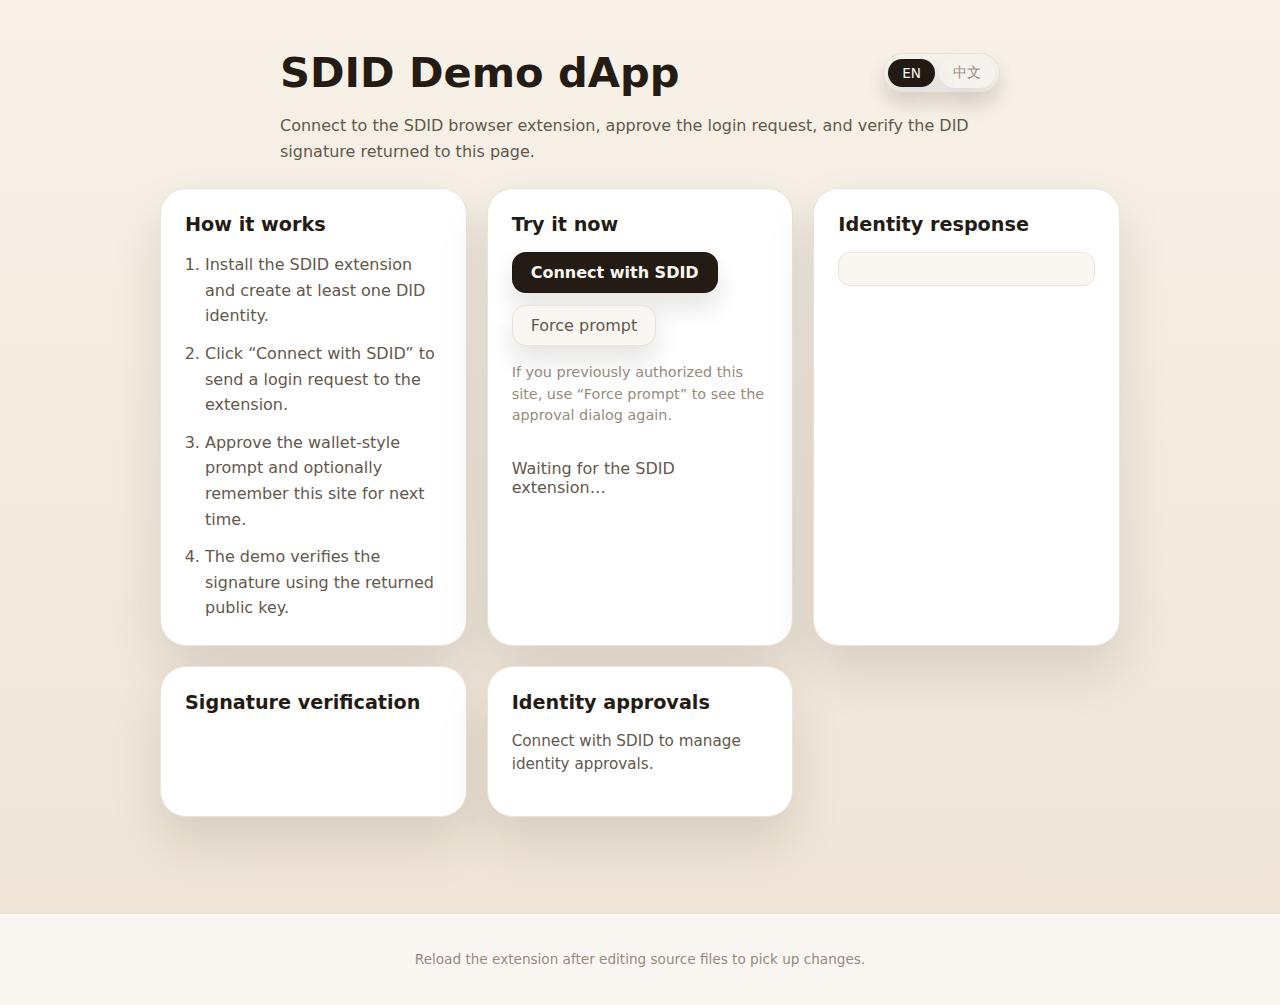
<file: demo/index.html>
<!DOCTYPE html>
<html lang="en">
  <head>
    <meta charset="UTF-8" />
    <meta name="viewport" content="width=device-width, initial-scale=1.0" />
    <title>SDID Demo dApp</title>
    <link rel="stylesheet" href="styles.css" />
  </head>
  <body>
    <header class="hero">
      <div class="hero-header">
        <h1 data-i18n="hero.title"></h1>
        <div
          class="language-switch"
          id="language-toggle"
          role="group"
          data-i18n="language.label"
          data-i18n-target="aria-label"
        >
          <button type="button" data-language="en" aria-pressed="false">EN</button>
          <button type="button" data-language="zh" aria-pressed="false">中文</button>
        </div>
      </div>
      <p data-i18n="hero.subtitle"></p>
    </header>

    <main class="layout">
      <section class="card">
        <h2 data-i18n="steps.title"></h2>
        <ol class="steps">
          <li data-i18n="steps.step1"></li>
          <li data-i18n="steps.step2"></li>
          <li data-i18n="steps.step3"></li>
          <li data-i18n="steps.step4"></li>
        </ol>
      </section>

      <section class="card">
        <h2 data-i18n="actions.title"></h2>
        <div class="actions">
          <button
            id="connect"
            class="primary"
            data-i18n="actions.connect"
            data-i18n-target="text,aria-label"
          ></button>
          <button
            id="force"
            class="secondary"
            data-i18n="actions.force"
            data-i18n-target="text,aria-label"
          ></button>
        </div>
        <p class="hint" data-i18n="actions.hint"></p>
        <p id="status" class="status" role="status" aria-live="polite"></p>
      </section>

      <section class="card">
        <h2 data-i18n="sections.identity"></h2>
        <pre id="identity"></pre>
      </section>

      <section class="card">
        <h2 data-i18n="sections.verification"></h2>
        <div id="verification" class="verification"></div>
      </section>

      <section class="card" id="approvals-card">
        <h2 data-i18n="approvals.title"></h2>
        <p id="approval-status" class="approval-status"></p>
        <div class="approval-actions" id="approval-actions" hidden>
          <button
            id="submit-approval"
            class="primary"
            data-i18n="approvals.actions.submit"
            data-i18n-target="text,aria-label"
            type="button"
          ></button>
        </div>
        <div id="approval-list" class="approval-list"></div>
      </section>
    </main>

    <footer class="footer">
      <p data-i18n="footer.note"></p>
    </footer>

    <script src="app.js" type="module"></script>
  </body>
</html>
</file>
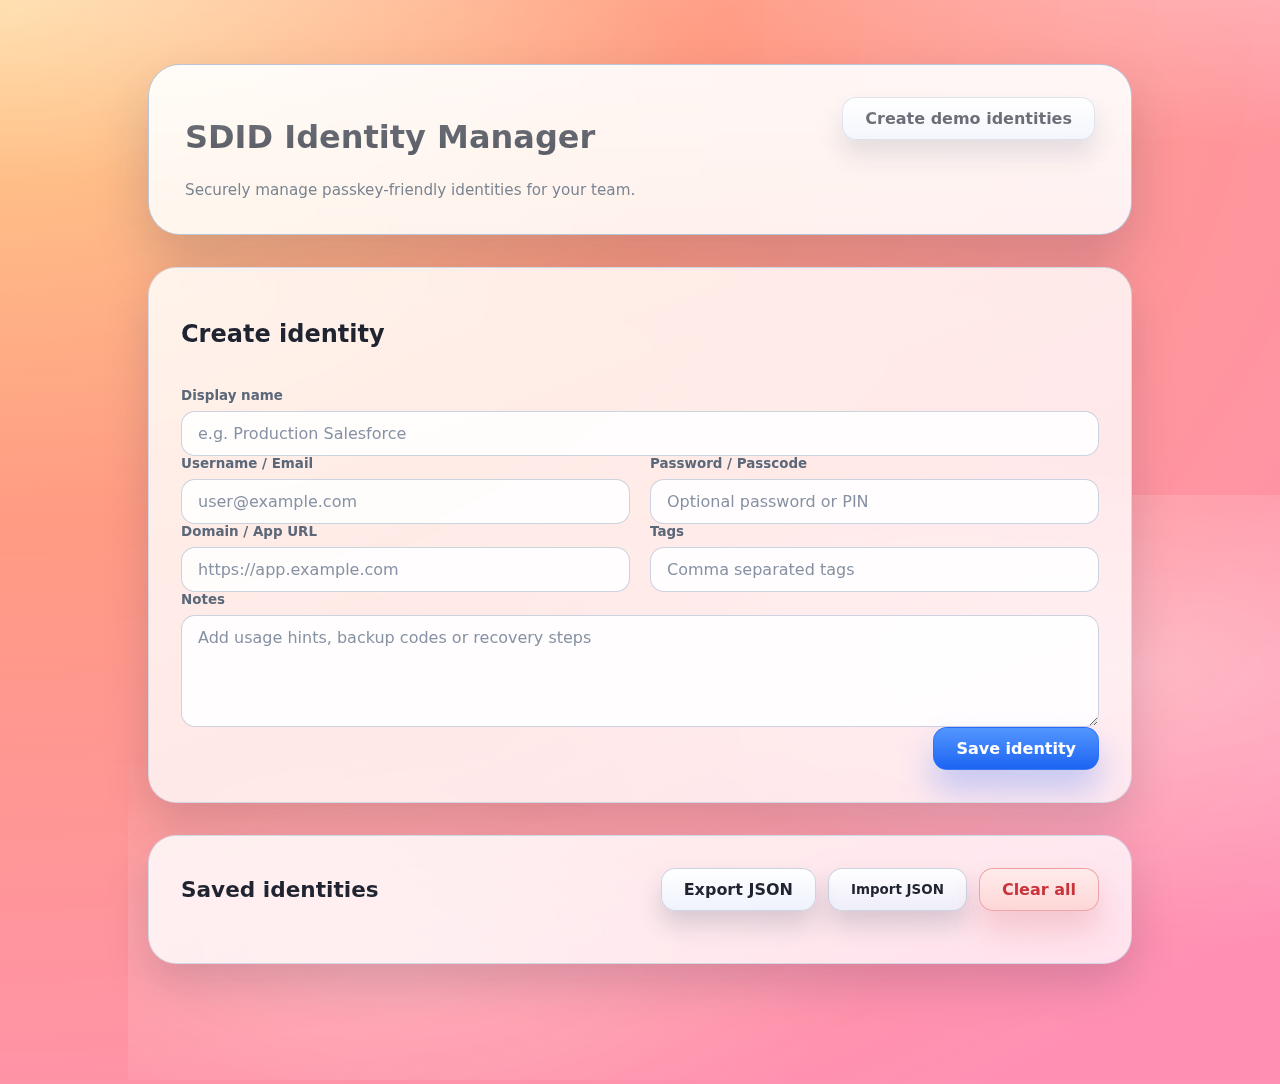
<file: extension/options/options.html>
<!DOCTYPE html>
<html lang="en">
  <head>
    <meta charset="UTF-8" />
    <meta name="viewport" content="width=device-width, initial-scale=1.0" />
    <title>SDID Identity Manager</title>
    <link rel="stylesheet" href="options.css" />
  </head>
  <body>
    <main class="container">
      <header class="page-header">
        <div>
          <h1>SDID Identity Manager</h1>
          <p class="subtitle">Securely manage passkey-friendly identities for your team.</p>
        </div>
        <button id="create-demo" type="button">Create demo identities</button>
      </header>

      <section class="panel">
        <h2 id="form-title">Create identity</h2>
        <form id="identity-form" autocomplete="off">
          <div class="field-group">
            <label for="label">Display name</label>
            <input id="label" name="label" required placeholder="e.g. Production Salesforce" />
          </div>

          <div class="field-grid">
            <div class="field-group">
              <label for="username">Username / Email</label>
              <input id="username" name="username" placeholder="user@example.com" />
            </div>
            <div class="field-group">
              <label for="password">Password / Passcode</label>
              <input id="password" name="password" placeholder="Optional password or PIN" />
            </div>
          </div>

          <div class="field-grid">
            <div class="field-group">
              <label for="domain">Domain / App URL</label>
              <input id="domain" name="domain" placeholder="https://app.example.com" />
            </div>
            <div class="field-group">
              <label for="tags">Tags</label>
              <input id="tags" name="tags" placeholder="Comma separated tags" />
            </div>
          </div>

          <div class="field-group">
            <label for="notes">Notes</label>
            <textarea id="notes" name="notes" rows="3" placeholder="Add usage hints, backup codes or recovery steps"></textarea>
          </div>

          <div class="form-actions">
            <button id="cancel-edit" type="button" hidden>Cancel</button>
            <button class="primary" type="submit">Save identity</button>
          </div>
        </form>
      </section>

      <section class="panel">
        <div class="panel-header">
          <h2>Saved identities</h2>
          <div class="toolbar">
            <button id="export" type="button">Export JSON</button>
            <label class="import-button">
              <input id="import-file" type="file" accept="application/json" hidden />
              <span>Import JSON</span>
            </label>
            <button id="clear-storage" type="button" class="danger">Clear all</button>
          </div>
        </div>
        <ul id="identity-collection" class="identity-collection" aria-live="polite"></ul>
      </section>
    </main>

    <dialog id="confirm-clear">
      <form method="dialog">
        <h3>Remove all identities?</h3>
        <p>This cannot be undone. Make sure you exported a backup first.</p>
        <div class="dialog-actions">
          <button value="cancel">Cancel</button>
          <button value="confirm" class="danger">Delete all</button>
        </div>
      </form>
    </dialog>

    <script src="options.js" type="module"></script>
  </body>
</html>
</file>
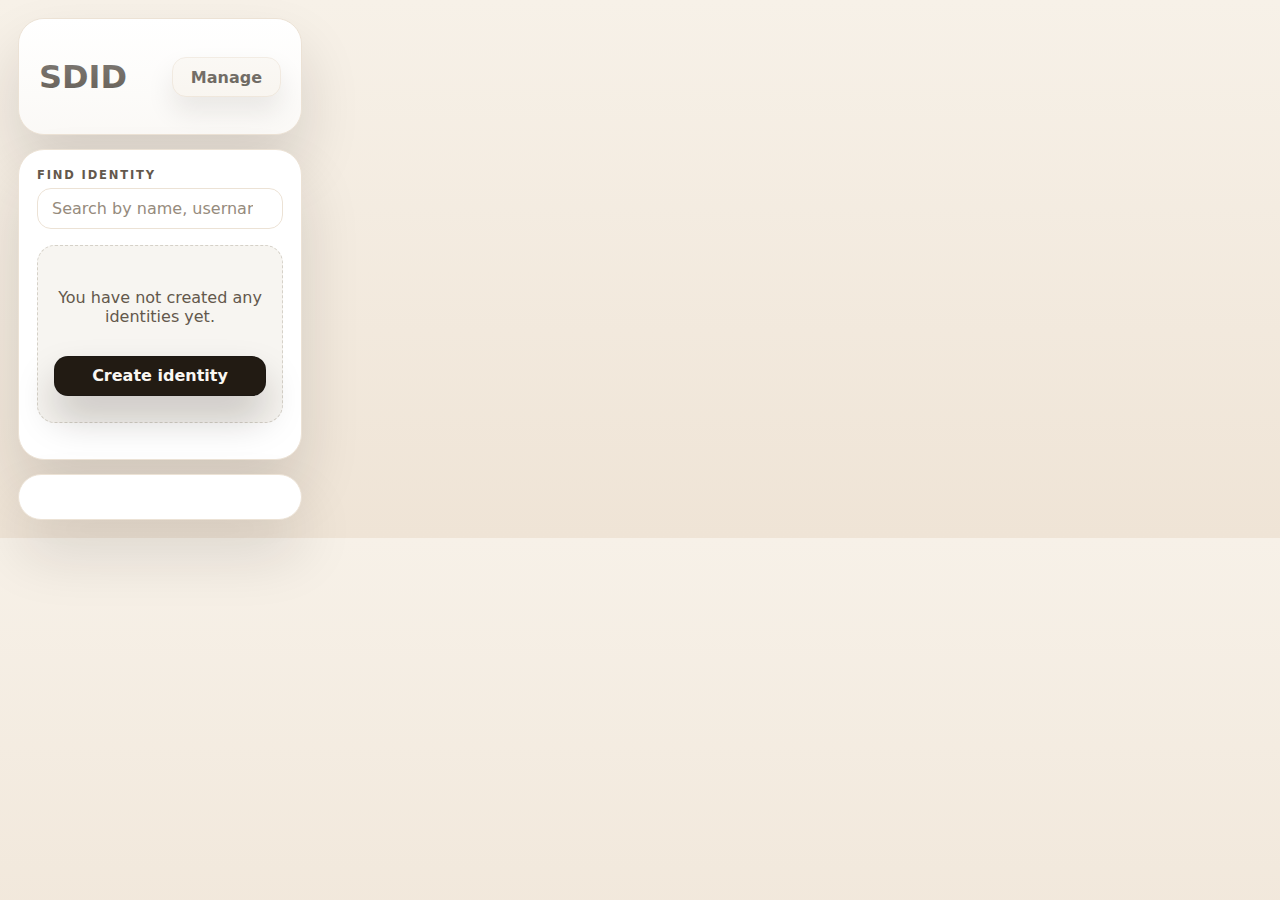
<file: extension/popup/popup.html>
<!DOCTYPE html>
<html lang="en">
  <head>
    <meta charset="UTF-8" />
    <meta name="viewport" content="width=device-width, initial-scale=1.0" />
    <title>SDID Identity Manager</title>
    <link rel="stylesheet" href="popup.css" />
  </head>
  <body>
    <header class="app-header">
      <h1>SDID</h1>
      <button id="open-options" title="Manage identities" aria-label="Manage identities">
        Manage
      </button>
    </header>

    <main>
      <label class="search">
        <span class="search-label">Find identity</span>
        <input id="search" type="search" placeholder="Search by name, username or domain" />
      </label>

      <section id="empty-state" hidden>
        <p class="empty-message">
          You have not created any identities yet.
        </p>
        <button id="create-first" class="primary">Create identity</button>
      </section>

      <ul id="identity-list" class="identity-list"></ul>
    </main>

    <footer class="app-footer">
      <span id="status-message" role="status" aria-live="polite"></span>
    </footer>

    <script src="popup.js" type="module"></script>
  </body>
</html>
</file>
<file: demo/styles.css>
:root {
  font-family: 'Inter', 'SF Pro Text', 'Segoe UI', system-ui, -apple-system, sans-serif;
  color: #241c14;
  background-color: #f7f1e8;
  color-scheme: light;
}

body {
  margin: 0;
  min-height: 100vh;
  background: linear-gradient(180deg, #f7f1e8 0%, #efe4d6 100%);
  color: inherit;
  display: flex;
  flex-direction: column;
}

.hero {
  padding: 48px 24px 24px;
  max-width: 960px;
  margin: 0 auto;
  display: flex;
  flex-direction: column;
  gap: 16px;
}

.hero-header {
  display: flex;
  justify-content: space-between;
  align-items: center;
  gap: 16px;
  flex-wrap: wrap;
}

.hero h1 {
  margin: 0;
  font-size: clamp(1.8rem, 4vw, 2.6rem);
  font-weight: 600;
  color: #241c14;
}

.hero p {
  margin: 0;
  max-width: 720px;
  color: #63584c;
  line-height: 1.6;
}

.language-switch {
  display: inline-flex;
  align-items: center;
  gap: 4px;
  border: 1px solid #ece2d5;
  border-radius: 999px;
  padding: 4px;
  background: rgba(244, 242, 238, 0.95);
  box-shadow: 0 8px 18px rgba(28, 24, 19, 0.08);
}

.language-switch button {
  border: none;
  background: transparent;
  color: #968b7d;
  padding: 6px 14px;
  border-radius: 999px;
  font-size: 0.85rem;
  cursor: pointer;
  transition: background 0.2s ease, color 0.2s ease;
}

.language-switch button:hover,
.language-switch button:focus-visible {
  background: rgba(210, 204, 195, 0.5);
  outline: none;
}

.language-switch button.active {
  background: #221b13;
  color: #faf7f2;
}

.layout {
  flex: 1;
  width: 100%;
  max-width: 960px;
  margin: 0 auto 48px;
  padding: 0 24px 48px;
  display: grid;
  grid-template-columns: repeat(auto-fit, minmax(280px, 1fr));
  gap: 20px;
}

.card--wide {
  grid-column: 1 / -1;
}

.card {
  background: #ffffff;
  border: 1px solid #ece2d5;
  border-radius: 26px;
  padding: 24px;
  display: flex;
  flex-direction: column;
  gap: 16px;
  box-shadow: 0 26px 52px rgba(30, 24, 18, 0.12);
}

.card h2 {
  margin: 0;
  font-size: 1.2rem;
  color: #241c14;
}

.steps {
  margin: 0;
  padding-left: 20px;
  display: flex;
  flex-direction: column;
  gap: 12px;
  color: #63584c;
  line-height: 1.6;
}

.actions {
  display: flex;
  gap: 12px;
  flex-wrap: wrap;
}

button {
  font: inherit;
  border-radius: 14px;
  border: 1px solid #ece2d5;
  padding: 10px 18px;
  background: #faf7f2;
  color: #241c14;
  cursor: pointer;
  transition: transform 0.2s ease, box-shadow 0.2s ease, border-color 0.2s ease, color 0.2s ease, background 0.2s ease;
  box-shadow: 0 14px 26px rgba(30, 24, 18, 0.12);
  white-space: nowrap;
  overflow: hidden;
  text-overflow: ellipsis;
}

button:hover {
  transform: translateY(-1px);
  background: #f2ece4;
  border-color: #e0d4c4;
  box-shadow: 0 20px 34px rgba(30, 24, 18, 0.16);
}

button:focus-visible {
  outline: none;
  box-shadow: 0 0 0 3px rgba(36, 28, 20, 0.16), 0 14px 26px rgba(30, 24, 18, 0.16);
}

button.primary {
  background: #241c14;
  border-color: rgba(28, 24, 19, 0.82);
  color: #faf7f2;
  font-weight: 600;
}

button.primary:hover,
button.primary:focus-visible {
  background: #18120c;
  color: #faf7f2;
}

button.secondary {
  border-color: #ece2d5;
  color: #63584c;
}

button.secondary:hover,
button.secondary:focus-visible {
  border-color: #e0d4c4;
  color: #241c14;
}

button:disabled {
  opacity: 0.6;
  cursor: not-allowed;
  box-shadow: none;
}

.hint {
  margin: 0;
  color: #968b7d;
  font-size: 0.9rem;
  line-height: 1.5;
}

.status {
  min-height: 24px;
  font-weight: 500;
  color: #63584c;
  transition: color 0.2s ease;
}

.status[data-state='success'] {
  color: #2f6d46;
}

.status[data-state='error'] {
  color: #c4554a;
}

.status[data-state='warning'] {
  color: #c27d1a;
}

.status[data-state='info'] {
  color: #63584c;
}

pre {
  margin: 0;
  background: #faf7f2;
  border: 1px solid #ece2d5;
  border-radius: 12px;
  padding: 16px;
  font-size: 0.85rem;
  color: #241c14;
  white-space: pre-wrap;
  overflow-wrap: anywhere;
  word-break: break-word;
  overflow-x: auto;
  box-shadow: inset 0 1px 0 rgba(255, 255, 255, 0.6);
}

.verification {
  display: flex;
  flex-direction: column;
  gap: 8px;
  font-size: 0.95rem;
  color: #63584c;
}

.verification .success {
  color: #2f6d46;
}

.verification .info {
  color: #63584c;
}

.verification .error {
  color: #c4554a;
}

.verification .warning {
  color: #c27d1a;
}

.approval-status {
  margin: 0;
  color: #63584c;
  font-size: 0.95rem;
  line-height: 1.5;
}

.approval-actions {
  display: flex;
  gap: 12px;
  flex-wrap: wrap;
}

.approval-actions[hidden] {
  display: none;
}

.approval-list {
  display: flex;
  flex-direction: column;
  gap: 12px;
}

.approval-card {
  border: 1px solid #ece2d5;
  border-radius: 14px;
  padding: 16px;
  background: #faf7f2;
  box-shadow: inset 0 1px 0 rgba(255, 255, 255, 0.6);
  display: flex;
  flex-direction: column;
  gap: 6px;
  font-size: 0.9rem;
  color: #63584c;
  overflow-wrap: break-word;
}

.approval-card strong {
  color: #241c14;
}

.approval-card .identifier {
  display: block;
  color: #968b7d;
  font-size: 0.8rem;
  margin-top: 2px;
  white-space: nowrap;
  overflow: hidden;
  text-overflow: ellipsis;
}

.approval-card small {
  color: #968b7d;
}

.approval-table {
  width: 100%;
  border-collapse: collapse;
  font-size: 0.9rem;
  color: #63584c;
  table-layout: fixed;
}

.approval-table thead {
  background: rgba(244, 242, 238, 0.9);
}

.approval-table-wrapper {
  overflow-x: auto;
  margin: 0 -8px;
  padding: 0 8px;
}

.approval-table-wrapper .approval-table {
  min-width: 600px;
}

.approval-table th,
.approval-table td {
  padding: 10px 12px;
  text-align: left;
  border-bottom: 1px solid #ece2d5;
  vertical-align: top;
  overflow: hidden;
  text-overflow: ellipsis;
  white-space: nowrap;
}

.approval-table th {
  font-weight: 600;
  color: #241c14;
}

.approval-table td.actions {
  text-align: right;
  white-space: nowrap;
}

.approval-table td.status {
  white-space: normal;
}

.approval-table .identifier {
  display: block;
  color: #968b7d;
  font-size: 0.8rem;
  margin-top: 4px;
  white-space: nowrap;
  overflow: hidden;
  text-overflow: ellipsis;
}

.approval-table tr:last-child td {
  border-bottom: none;
}

.approval-table .muted {
  display: block;
  color: #968b7d;
  font-size: 0.8rem;
  margin-top: 4px;
}

.footer {
  margin-top: auto;
  padding: 24px;
  text-align: center;
  color: #968b7d;
  font-size: 0.85rem;
  border-top: 1px solid #ece2d5;
  background: #faf7f2;
}

@media (max-width: 720px) {
  .layout {
    grid-template-columns: 1fr;
    margin-bottom: 32px;
  }
}
</file>
<file: extension/options/options.css>
* {
  box-sizing: border-box;
}

:root {
  font-family: 'SF Pro Text', 'Inter', -apple-system, BlinkMacSystemFont, 'Segoe UI', system-ui, sans-serif;
  color-scheme: light;
  --color-text: #1f2430;
  --color-muted: #5b6879;
  --color-subtle: #8691a4;
  --color-border: rgba(206, 214, 228, 0.9);
  --color-border-strong: rgba(182, 194, 214, 0.95);
  --color-surface: rgba(255, 255, 255, 0.78);
  --color-surface-strong: rgba(255, 255, 255, 0.88);
  --color-accent: #1c64f2;
  --color-accent-soft: rgba(28, 100, 242, 0.12);
  --color-danger: #c9343a;
  --color-success: #1f8c4c;
  --shadow-panel: 0 28px 54px rgba(21, 33, 61, 0.18);
  --shadow-floating: 0 20px 45px rgba(21, 33, 61, 0.16);
  --transition-base: 180ms ease;
}

body {
  margin: 0;
  min-height: 100vh;
  background: radial-gradient(140% 120% at 0% 0%, #ffd08a 0%, rgba(255, 146, 120, 0.92) 40%, rgba(255, 129, 170, 0.88) 100%);
  color: var(--color-text);
  position: relative;
  overflow-x: hidden;
}

body::before,
body::after {
  content: '';
  position: fixed;
  inset: -20% -20% 55% -20%;
  background: radial-gradient(60% 60% at 15% 20%, rgba(255, 255, 255, 0.45), transparent 70%),
    radial-gradient(50% 50% at 85% 18%, rgba(255, 255, 255, 0.35), transparent 75%);
  pointer-events: none;
  mix-blend-mode: screen;
  z-index: 0;
}

body::after {
  inset: 55% -10% -20% 10%;
  background: radial-gradient(70% 60% at 78% 30%, rgba(255, 255, 255, 0.35), transparent 78%),
    radial-gradient(48% 48% at 20% 78%, rgba(255, 255, 255, 0.25), transparent 80%);
}

.container {
  max-width: 1040px;
  margin: 0 auto;
  padding: 64px 28px 120px;
  display: flex;
  flex-direction: column;
  gap: 32px;
  position: relative;
  z-index: 1;
}

.page-header {
  display: flex;
  justify-content: space-between;
  align-items: flex-start;
  gap: 24px;
  padding: 32px 36px;
  border-radius: 32px;
  background: var(--color-surface-strong);
  border: 1px solid var(--color-border-strong);
  backdrop-filter: saturate(160%) blur(32px);
  box-shadow: var(--shadow-panel);
  position: relative;
  overflow: hidden;
}

.page-header::after {
  content: '';
  position: absolute;
  inset: 0;
  background: linear-gradient(180deg, rgba(255, 255, 255, 0.7) 0%, rgba(255, 255, 255, 0.15) 100%);
  opacity: 0.65;
  pointer-events: none;
}

.page-title {
  display: flex;
  flex-direction: column;
  gap: 6px;
  position: relative;
  z-index: 1;
}

.page-title h1 {
  margin: 0;
  font-size: 2rem;
  font-weight: 650;
  letter-spacing: 0.04em;
  text-transform: uppercase;
}

.subtitle {
  margin: 0;
  max-width: 560px;
  color: var(--color-muted);
  line-height: 1.6;
  font-size: 0.95rem;
}

.header-actions {
  display: flex;
  align-items: center;
  gap: 20px;
  flex-wrap: wrap;
  position: relative;
  z-index: 1;
}

.language-switch {
  display: flex;
  align-items: center;
  gap: 12px;
}

.language-label {
  font-size: 0.75rem;
  letter-spacing: 0.16em;
  text-transform: uppercase;
  color: var(--color-subtle);
}

.language-buttons {
  display: inline-flex;
  background: rgba(255, 255, 255, 0.6);
  border-radius: 12px;
  border: 1px solid rgba(206, 214, 228, 0.85);
  padding: 4px;
  box-shadow: inset 0 1px 0 rgba(255, 255, 255, 0.75), 0 6px 14px rgba(21, 33, 61, 0.12);
}

.language-buttons button {
  border: none;
  background: transparent;
  color: var(--color-muted);
  font-size: 0.8rem;
  font-weight: 600;
  padding: 6px 14px;
  border-radius: 8px;
  cursor: pointer;
  transition: background-color var(--transition-base), color var(--transition-base), box-shadow var(--transition-base);
}

.language-buttons button:hover,
.language-buttons button:focus-visible {
  background: rgba(255, 255, 255, 0.85);
  color: var(--color-text);
  outline: none;
}

.language-buttons button.active {
  background: linear-gradient(180deg, #ffffff 0%, #dde8ff 100%);
  color: var(--color-accent);
  box-shadow: inset 0 1px 0 rgba(255, 255, 255, 0.9), 0 12px 20px rgba(47, 128, 237, 0.2);
}

button {
  font: inherit;
  border-radius: 14px;
  border: 1px solid rgba(198, 205, 219, 0.85);
  padding: 11px 22px;
  background: linear-gradient(180deg, rgba(255, 255, 255, 0.95) 0%, rgba(235, 240, 252, 0.82) 100%);
  color: var(--color-text);
  font-weight: 600;
  cursor: pointer;
  transition: transform var(--transition-base), box-shadow var(--transition-base), border-color var(--transition-base),
    color var(--transition-base), background-color var(--transition-base);
  box-shadow: inset 0 1px 0 rgba(255, 255, 255, 0.85), 0 14px 24px rgba(21, 33, 61, 0.16);
  backdrop-filter: saturate(150%);
}

button:hover {
  transform: translateY(-2px);
  box-shadow: inset 0 1px 0 rgba(255, 255, 255, 0.9), 0 20px 30px rgba(21, 33, 61, 0.18);
}

button:active {
  transform: translateY(0);
  box-shadow: inset 0 1px 0 rgba(255, 255, 255, 0.75), 0 10px 18px rgba(21, 33, 61, 0.12);
}

button:focus-visible {
  outline: none;
  box-shadow: 0 0 0 3px rgba(28, 100, 242, 0.28), 0 14px 24px rgba(21, 33, 61, 0.16);
}

button:disabled {
  opacity: 0.55;
  cursor: not-allowed;
  transform: none;
  box-shadow: none;
}

button.primary {
  background: linear-gradient(180deg, #5396ff 0%, #1c64f2 100%);
  color: #ffffff;
  border-color: rgba(46, 110, 255, 0.7);
  box-shadow: 0 20px 34px rgba(35, 102, 255, 0.28);
}

button.primary:hover,
button.primary:focus-visible {
  background: linear-gradient(180deg, #5fa0ff 0%, #1c64f2 100%);
}

button.secondary {
  background: linear-gradient(180deg, rgba(255, 255, 255, 0.95) 0%, rgba(229, 236, 250, 0.82) 100%);
  color: var(--color-accent);
  border-color: rgba(143, 164, 206, 0.7);
}

button.danger {
  background: linear-gradient(180deg, rgba(255, 234, 234, 0.95) 0%, rgba(253, 210, 210, 0.88) 100%);
  color: var(--color-danger);
  border-color: rgba(228, 134, 140, 0.68);
  box-shadow: 0 18px 30px rgba(201, 52, 58, 0.18);
}

button.ghost {
  background: transparent;
  border-color: transparent;
  color: var(--color-muted);
  box-shadow: none;
}

button.ghost:hover,
button.ghost:focus-visible {
  background: rgba(255, 255, 255, 0.65);
  color: var(--color-text);
}

button.link {
  border: none;
  padding: 0;
  background: transparent;
  color: var(--color-accent);
  box-shadow: none;
}

button.link:hover,
button.link:focus-visible {
  text-decoration: underline;
  transform: none;
}

.panel {
  background: var(--color-surface);
  border: 1px solid var(--color-border);
  border-radius: 28px;
  padding: 32px;
  display: flex;
  flex-direction: column;
  gap: 20px;
  backdrop-filter: saturate(160%) blur(28px);
  box-shadow: var(--shadow-floating);
  position: relative;
  overflow: hidden;
  animation: fadeInUp 0.36s ease both;
}

.panel::before {
  content: '';
  position: absolute;
  inset: 0;
  background: linear-gradient(160deg, rgba(255, 255, 255, 0.7) 0%, rgba(255, 255, 255, 0.1) 100%);
  opacity: 0.6;
  pointer-events: none;
}

.panel > * {
  position: relative;
  z-index: 1;
}

.panel-header {
  display: flex;
  justify-content: space-between;
  align-items: center;
  gap: 16px;
  flex-wrap: wrap;
}

.panel-header h2 {
  margin: 0;
  font-size: 1.35rem;
}

.toolbar {
  display: flex;
  gap: 12px;
  flex-wrap: wrap;
}

.import-button {
  display: inline-flex;
  align-items: center;
  gap: 8px;
  cursor: pointer;
  border: 1px solid rgba(198, 205, 219, 0.85);
  border-radius: 14px;
  padding: 11px 22px;
  background: linear-gradient(180deg, rgba(255, 255, 255, 0.95) 0%, rgba(235, 240, 252, 0.82) 100%);
  color: var(--color-text);
  font-weight: 600;
  transition: transform var(--transition-base), box-shadow var(--transition-base), background-color var(--transition-base);
  box-shadow: inset 0 1px 0 rgba(255, 255, 255, 0.85), 0 14px 24px rgba(21, 33, 61, 0.16);
}

.import-button:hover {
  transform: translateY(-2px);
  box-shadow: inset 0 1px 0 rgba(255, 255, 255, 0.9), 0 20px 30px rgba(21, 33, 61, 0.18);
  background: linear-gradient(180deg, rgba(255, 255, 255, 0.98) 0%, rgba(227, 235, 250, 0.88) 100%);
}

.field-group {
  display: flex;
  flex-direction: column;
  gap: 8px;
}

.field-grid {
  display: grid;
  grid-template-columns: repeat(auto-fit, minmax(260px, 1fr));
  gap: 20px;
}

label {
  font-size: 0.84rem;
  font-weight: 600;
  color: var(--color-muted);
}

.field-hint {
  margin: 0;
  font-size: 0.78rem;
  color: var(--color-subtle);
  line-height: 1.45;
}

input,
textarea {
  font: inherit;
  border-radius: 14px;
  border: 1px solid rgba(198, 205, 219, 0.9);
  padding: 12px 16px;
  background: rgba(255, 255, 255, 0.9);
  color: var(--color-text);
  transition: border-color var(--transition-base), box-shadow var(--transition-base);
  box-shadow: inset 0 1px 0 rgba(255, 255, 255, 0.85);
}

input::placeholder,
textarea::placeholder {
  color: var(--color-subtle);
}

input:focus-visible,
textarea:focus-visible {
  outline: none;
  border-color: rgba(28, 100, 242, 0.55);
  box-shadow: 0 0 0 3px rgba(28, 100, 242, 0.2);
}

input[readonly],
textarea[readonly] {
  background: rgba(245, 248, 255, 0.85);
  color: var(--color-muted);
}

textarea {
  resize: vertical;
  min-height: 112px;
}

.did-row {
  display: flex;
  align-items: center;
  gap: 14px;
}

.did-row input {
  flex: 1;
}

.key-columns {
  display: grid;
  grid-template-columns: repeat(auto-fit, minmax(240px, 1fr));
  gap: 20px;
}

.secret-control {
  display: flex;
  flex-direction: column;
  gap: 10px;
}

.secret-buttons {
  display: flex;
  gap: 14px;
}

.form-actions {
  display: flex;
  gap: 14px;
  justify-content: flex-end;
  flex-wrap: wrap;
}

.identity-collection {
  list-style: none;
  margin: 0;
  padding: 0;
  display: flex;
  flex-direction: column;
  gap: 22px;
}

.identity-item {
  border: 1px solid var(--color-border-strong);
  border-radius: 24px;
  padding: 26px;
  background: linear-gradient(180deg, rgba(255, 255, 255, 0.97) 0%, rgba(239, 244, 255, 0.82) 100%);
  display: flex;
  flex-direction: column;
  gap: 18px;
  box-shadow: var(--shadow-floating);
  transition: transform var(--transition-base), box-shadow var(--transition-base), border-color var(--transition-base);
  animation: fadeInUp 0.4s ease both;
  overflow-wrap: anywhere;
}

.identity-item:hover {
  transform: translateY(-4px);
  border-color: rgba(28, 100, 242, 0.35);
  box-shadow: 0 26px 42px rgba(19, 33, 58, 0.2);
}

.identity-item.empty {
  align-items: center;
  text-align: center;
  color: var(--color-muted);
  padding: 40px 24px;
  border-style: dashed;
  border-color: rgba(198, 205, 219, 0.7);
  background: rgba(255, 255, 255, 0.72);
  transform: none;
  box-shadow: none;
}

.identity-header {
  display: flex;
  justify-content: space-between;
  align-items: flex-start;
  gap: 16px;
  flex-wrap: wrap;
}

.identity-title h3 {
  margin: 0;
  font-size: 1.18rem;
}

.identity-title p {
  margin: 6px 0 0;
  font-size: 0.9rem;
  color: var(--color-muted);
  overflow-wrap: anywhere;
}

.tag-badge {
  display: inline-flex;
  align-items: center;
  border: 1px solid rgba(198, 205, 219, 0.8);
  border-radius: 999px;
  padding: 6px 12px;
  font-size: 0.78rem;
  color: var(--color-muted);
  background: rgba(255, 255, 255, 0.9);
}

.meta-line {
  display: flex;
  flex-wrap: wrap;
  gap: 12px;
  font-size: 0.86rem;
  color: var(--color-muted);
}

.meta-line span {
  display: inline-flex;
  align-items: center;
  gap: 6px;
  padding: 6px 10px;
  border-radius: 10px;
  background: rgba(255, 255, 255, 0.92);
  border: 1px solid rgba(206, 214, 228, 0.85);
  flex: 1 1 240px;
  max-width: 100%;
  line-height: 1.4;
  overflow-wrap: anywhere;
}

.identity-item > p {
  margin: 0;
  font-size: 0.86rem;
  color: var(--color-muted);
  line-height: 1.55;
}

.authorized-origins {
  list-style: none;
  margin: 0;
  padding: 0;
  display: flex;
  flex-direction: column;
  gap: 12px;
}

.authorized-origins li {
  display: flex;
  justify-content: space-between;
  align-items: center;
  gap: 14px;
  flex-wrap: wrap;
}

.authorized-origins li span {
  display: flex;
  flex-direction: column;
  gap: 4px;
  color: var(--color-muted);
  overflow-wrap: anywhere;
}

.authorized-origins time {
  font-size: 0.78rem;
  color: var(--color-subtle);
}

.identity-actions {
  display: flex;
  flex-wrap: wrap;
  gap: 12px;
}

.notification-banner {
  position: fixed;
  top: 36px;
  left: 50%;
  transform: translate(-50%, -16px);
  padding: 14px 28px;
  border-radius: 999px;
  background: rgba(255, 255, 255, 0.8);
  color: var(--color-text);
  border: 1px solid rgba(206, 214, 228, 0.85);
  box-shadow: 0 22px 42px rgba(21, 33, 61, 0.18);
  opacity: 0;
  pointer-events: none;
  transition: opacity var(--transition-base), transform var(--transition-base);
  z-index: 999;
}

.notification-banner.visible {
  opacity: 1;
  transform: translate(-50%, 0);
}

.notification-banner.is-error {
  background: rgba(255, 235, 235, 0.9);
  color: var(--color-danger);
  border-color: rgba(228, 134, 140, 0.65);
}

.dialog-actions {
  display: flex;
  justify-content: flex-end;
  gap: 14px;
  margin-top: 24px;
}

dialog {
  border: 1px solid var(--color-border-strong);
  border-radius: 22px;
  padding: 30px;
  background: linear-gradient(180deg, rgba(255, 255, 255, 0.96) 0%, rgba(238, 243, 255, 0.85) 100%);
  box-shadow: 0 32px 64px rgba(21, 33, 61, 0.28);
  color: var(--color-text);
}

dialog::backdrop {
  background: rgba(15, 23, 42, 0.25);
  backdrop-filter: blur(3px);
}

@media (max-width: 720px) {
  .page-header {
    flex-direction: column;
    align-items: flex-start;
  }

  .header-actions {
    width: 100%;
    justify-content: space-between;
  }

  .form-actions {
    justify-content: stretch;
  }

  .form-actions button {
    flex: 1 1 auto;
  }
}

@keyframes fadeInUp {
  from {
    opacity: 0;
    transform: translateY(10px) scale(0.99);
  }
  to {
    opacity: 1;
    transform: translateY(0) scale(1);
  }
}

@media (prefers-reduced-motion: reduce) {
  *,
  *::before,
  *::after {
    animation-duration: 1ms !important;
    animation-iteration-count: 1 !important;
    transition-duration: 1ms !important;
    scroll-behavior: auto !important;
  }

  button:hover,
  .identity-item:hover,
  .import-button:hover {
    transform: none;
    box-shadow: var(--shadow-floating);
  }
}
</file>
<file: extension/popup/popup.css>
@import url('../shared/theme.css');

* {
  box-sizing: border-box;
}

body {
  margin: 0;
  width: min(320px, 100vw);
  min-height: 380px;
  padding: 18px;
  display: flex;
  flex-direction: column;
  gap: 14px;
  color: var(--sdid-color-text);
  background: var(--sdid-surface-gradient);
  position: relative;
  overflow: hidden;
}

body::before,
body::after {
  content: '';
  display: none;
}

body > * {
  position: relative;
  z-index: 1;
}

.app-header,
main,
.app-footer {
  background: var(--sdid-color-surface-strong);
  border: 1px solid var(--sdid-color-border);
  border-radius: var(--sdid-radius-card);
  box-shadow: var(--sdid-shadow-panel);
}

.app-header {
  display: flex;
  justify-content: space-between;
  align-items: center;
  gap: 12px;
  padding: 18px 20px 16px;
  position: relative;
  overflow: hidden;
}

.app-header::after {
  content: '';
  position: absolute;
  inset: 0;
  background: linear-gradient(180deg, rgba(255, 255, 255, 0.94) 0%, rgba(235, 227, 214, 0.4) 100%);
  opacity: 0.55;
  pointer-events: none;
}

.title-group {
  display: flex;
  flex-direction: column;
  gap: 4px;
  flex: 1;
  position: relative;
  z-index: 1;
}

.title-group h1 {
  margin: 0;
  font-size: 1.15rem;
  font-weight: 620;
  letter-spacing: 0.02em;
}

.app-subtitle {
  margin: 0;
  font-size: 0.76rem;
  letter-spacing: 0.16em;
  text-transform: uppercase;
  color: var(--sdid-color-subtle);
}

.header-actions {
  display: flex;
  align-items: center;
  gap: 10px;
  position: relative;
  z-index: 1;
}

.language-buttons {
  display: inline-flex;
  background: rgba(244, 242, 238, 0.95);
  border-radius: var(--sdid-radius-control);
  border: 1px solid var(--sdid-color-border);
  padding: 4px;
  box-shadow: inset 0 1px 0 rgba(255, 255, 255, 0.92), 0 8px 20px rgba(32, 28, 22, 0.08);
}

.language-buttons button {
  border: none;
  background: transparent;
  color: var(--sdid-color-subtle);
  font-size: 0.72rem;
  font-weight: 600;
  padding: 4px 12px;
  border-radius: 999px;
  cursor: pointer;
  transition: background-color var(--sdid-transition-base), color var(--sdid-transition-base), box-shadow var(--sdid-transition-base);
}

.language-buttons button:hover,
.language-buttons button:focus-visible {
  background: rgba(212, 206, 197, 0.5);
  color: var(--sdid-color-text);
  outline: none;
}

.language-buttons button.active {
  background: var(--sdid-color-accent);
  color: var(--sdid-color-control);
  box-shadow: 0 12px 22px rgba(32, 28, 22, 0.24);
}

button {
  font: inherit;
  border-radius: var(--sdid-radius-control);
  border: 1px solid var(--sdid-color-border);
  padding: 9px 18px;
  background: var(--sdid-color-control);
  color: var(--sdid-color-text);
  font-weight: 600;
  cursor: pointer;
  transition: transform var(--sdid-transition-base), box-shadow var(--sdid-transition-base), border-color var(--sdid-transition-base),
    background-color var(--sdid-transition-base), color var(--sdid-transition-base);
  box-shadow: var(--sdid-shadow-button);
  display: inline-flex;
  align-items: center;
  justify-content: center;
  gap: 6px;
  min-height: 40px;
  line-height: 1.2;
  white-space: nowrap;
  overflow: hidden;
  text-overflow: ellipsis;
}

button:hover {
  transform: translateY(-1px);
  background: var(--sdid-color-control-strong);
  border-color: var(--sdid-color-border-strong);
  box-shadow: 0 20px 34px rgba(30, 24, 18, 0.16);
}

button:active {
  transform: translateY(0);
  background: var(--sdid-color-control-active);
  box-shadow: 0 8px 16px rgba(28, 24, 19, 0.12);
}

button:focus-visible {
  outline: none;
  box-shadow: 0 0 0 3px rgba(36, 28, 20, 0.16), 0 14px 26px rgba(30, 24, 18, 0.16);
}

button:disabled {
  opacity: 0.55;
  cursor: not-allowed;
  transform: none;
  box-shadow: none;
}

button.primary {
  background: var(--sdid-color-accent);
  color: var(--sdid-color-control);
  border-color: rgba(28, 24, 19, 0.82);
  box-shadow: 0 22px 38px rgba(26, 20, 15, 0.22);
}

button.primary:hover,
button.primary:focus-visible {
  background: var(--sdid-color-accent-strong);
}

button.secondary {
  background: var(--sdid-color-control);
  color: var(--sdid-color-muted);
  border-color: var(--sdid-color-border);
}

button.danger {
  background: var(--sdid-color-danger-soft);
  color: var(--sdid-color-danger);
  border-color: rgba(196, 112, 97, 0.4);
  box-shadow: 0 14px 24px rgba(156, 70, 56, 0.16);
}

button.ghost {
  background: transparent;
  border-color: transparent;
  color: var(--sdid-color-muted);
  box-shadow: none;
  padding: 6px 10px;
}

button.ghost:hover,
button.ghost:focus-visible {
  background: rgba(228, 224, 217, 0.5);
  color: var(--sdid-color-text);
  box-shadow: none;
}

main {
  flex: 1;
  padding: 18px 18px 20px;
  display: flex;
  flex-direction: column;
  gap: 16px;
  overflow-y: auto;
}

main::-webkit-scrollbar {
  width: 6px;
}

main::-webkit-scrollbar-thumb {
  background: var(--sdid-color-border-strong);
  border-radius: 999px;
}

.permission-banner {
  display: flex;
  background: var(--sdid-color-surface);
  border: 1px solid var(--sdid-color-border);
  border-radius: 22px;
  padding: 16px;
  box-shadow: var(--sdid-shadow-card);
  animation: fadeInUp 0.28s ease both;
}

.permission-content {
  display: flex;
  flex-direction: column;
  gap: 10px;
  color: var(--sdid-color-muted);
}

.permission-banner h2 {
  margin: 0;
  font-size: 0.98rem;
  color: var(--sdid-color-text);
}

.permission-banner p {
  margin: 0;
  font-size: 0.82rem;
  line-height: 1.5;
}

.permission-origin {
  display: flex;
  align-items: center;
  gap: 6px;
  font-size: 0.78rem;
}

.permission-origin code {
  padding: 2px 8px;
  border-radius: 8px;
  background: var(--sdid-color-accent-soft);
  border: 1px solid var(--sdid-color-border);
  font-family: 'SFMono-Regular', 'JetBrains Mono', ui-monospace, 'Fira Code', monospace;
  font-size: 0.72rem;
  color: var(--sdid-color-info);
  overflow-wrap: anywhere;
}

.search {
  display: flex;
  flex-direction: column;
  gap: 6px;
}

.search-label {
  font-size: 0.72rem;
  font-weight: 600;
  letter-spacing: 0.16em;
  text-transform: uppercase;
  color: var(--sdid-color-muted);
}

.search input {
  width: 100%;
  padding: 10px 14px;
  border-radius: var(--sdid-radius-control);
  border: 1px solid var(--sdid-color-border);
  background: var(--sdid-color-surface);
  color: var(--sdid-color-text);
  transition: border-color var(--sdid-transition-base), box-shadow var(--sdid-transition-base);
  box-shadow: none;
}

.search input::placeholder {
  color: var(--sdid-color-subtle);
}

.search input:focus-visible {
  outline: none;
  border-color: rgba(32, 28, 22, 0.6);
  box-shadow: 0 0 0 3px rgba(32, 28, 22, 0.12);
}

.identity-list {
  list-style: none;
  margin: 0;
  padding: 0;
  display: flex;
  flex-direction: column;
  gap: 14px;
}

.identity-card {
  border: 1px solid var(--sdid-color-border);
  border-radius: var(--sdid-radius-card);
  padding: 16px;
  background: var(--sdid-color-surface);
  display: flex;
  flex-direction: column;
  gap: 10px;
  box-shadow: var(--sdid-shadow-floating);
  transition: transform var(--sdid-transition-base), box-shadow var(--sdid-transition-base), border-color var(--sdid-transition-base);
  animation: fadeInUp 0.3s ease both;
}

.identity-card:hover {
  transform: translateY(-2px);
  border-color: rgba(32, 28, 22, 0.45);
  box-shadow: 0 24px 38px rgba(28, 24, 19, 0.16);
}

.identity-card h2 {
  margin: 0;
  font-size: 1rem;
}

.identity-domain {
  margin: 0;
  font-size: 0.8rem;
  color: var(--sdid-color-muted);
  overflow-wrap: anywhere;
}

.identity-meta {
  display: flex;
  flex-direction: column;
  gap: 6px;
  font-size: 0.76rem;
  color: var(--sdid-color-muted);
}

.identity-meta span {
  display: flex;
  align-items: center;
  gap: 6px;
  padding: 6px 8px;
  border-radius: 10px;
  background: var(--sdid-color-accent-soft);
  border: 1px solid var(--sdid-color-border);
  overflow-wrap: anywhere;
}

.identity-meta .mono {
  font-family: 'SFMono-Regular', 'JetBrains Mono', ui-monospace, 'Fira Code', monospace;
  color: var(--sdid-color-info);
}

.identity-notes {
  margin: 0;
  font-size: 0.78rem;
  line-height: 1.5;
  color: var(--sdid-color-muted);
  overflow-wrap: anywhere;
}

.identity-status {
  font-size: 0.68rem;
  border-radius: 999px;
  padding: 4px 10px;
  width: fit-content;
  background: var(--sdid-color-accent-soft);
  color: var(--sdid-color-accent);
  letter-spacing: 0.08em;
  text-transform: uppercase;
}

.identity-status[data-state='authorized'] {
  background: rgba(47, 109, 70, 0.12);
  color: var(--sdid-color-success);
}

.identity-status[data-state='unauthorized'] {
  background: rgba(200, 194, 185, 0.25);
  color: var(--sdid-color-muted);
}

.card-actions {
  display: flex;
  flex-wrap: wrap;
  gap: 10px;
}

#empty-state {
  display: flex;
  flex-direction: column;
  gap: 14px;
  text-align: center;
  align-items: center;
  padding: 26px 16px;
  border: 1px dashed rgba(206, 200, 190, 0.8);
  border-radius: 18px;
  background: rgba(242, 238, 232, 0.6);
  color: var(--sdid-color-muted);
  animation: fadeInUp 0.28s ease both;
}

#empty-state .primary {
  width: 100%;
}

.app-footer {
  padding: 14px 18px 18px;
  font-size: 0.75rem;
  color: var(--sdid-color-muted);
}

#status-message {
  display: block;
  min-height: 1em;
  color: var(--sdid-color-muted);
  transition: color var(--sdid-transition-base);
}

#status-message[data-state='error'] {
  color: var(--sdid-color-danger);
}

#status-message[data-state='success'] {
  color: var(--sdid-color-success);
}

#status-message[data-state='info'] {
  color: var(--sdid-color-accent);
}

@keyframes fadeInUp {
  from {
    opacity: 0;
    transform: translateY(6px) scale(0.99);
  }
  to {
    opacity: 1;
    transform: translateY(0) scale(1);
  }
}

@media (prefers-reduced-motion: reduce) {
  *,
  *::before,
  *::after {
    animation-duration: 1ms !important;
    animation-iteration-count: 1 !important;
    transition-duration: 1ms !important;
    scroll-behavior: auto !important;
  }

  button:hover,
  .identity-card:hover {
    transform: none;
    box-shadow: var(--sdid-shadow-floating);
  }
}
</file>
